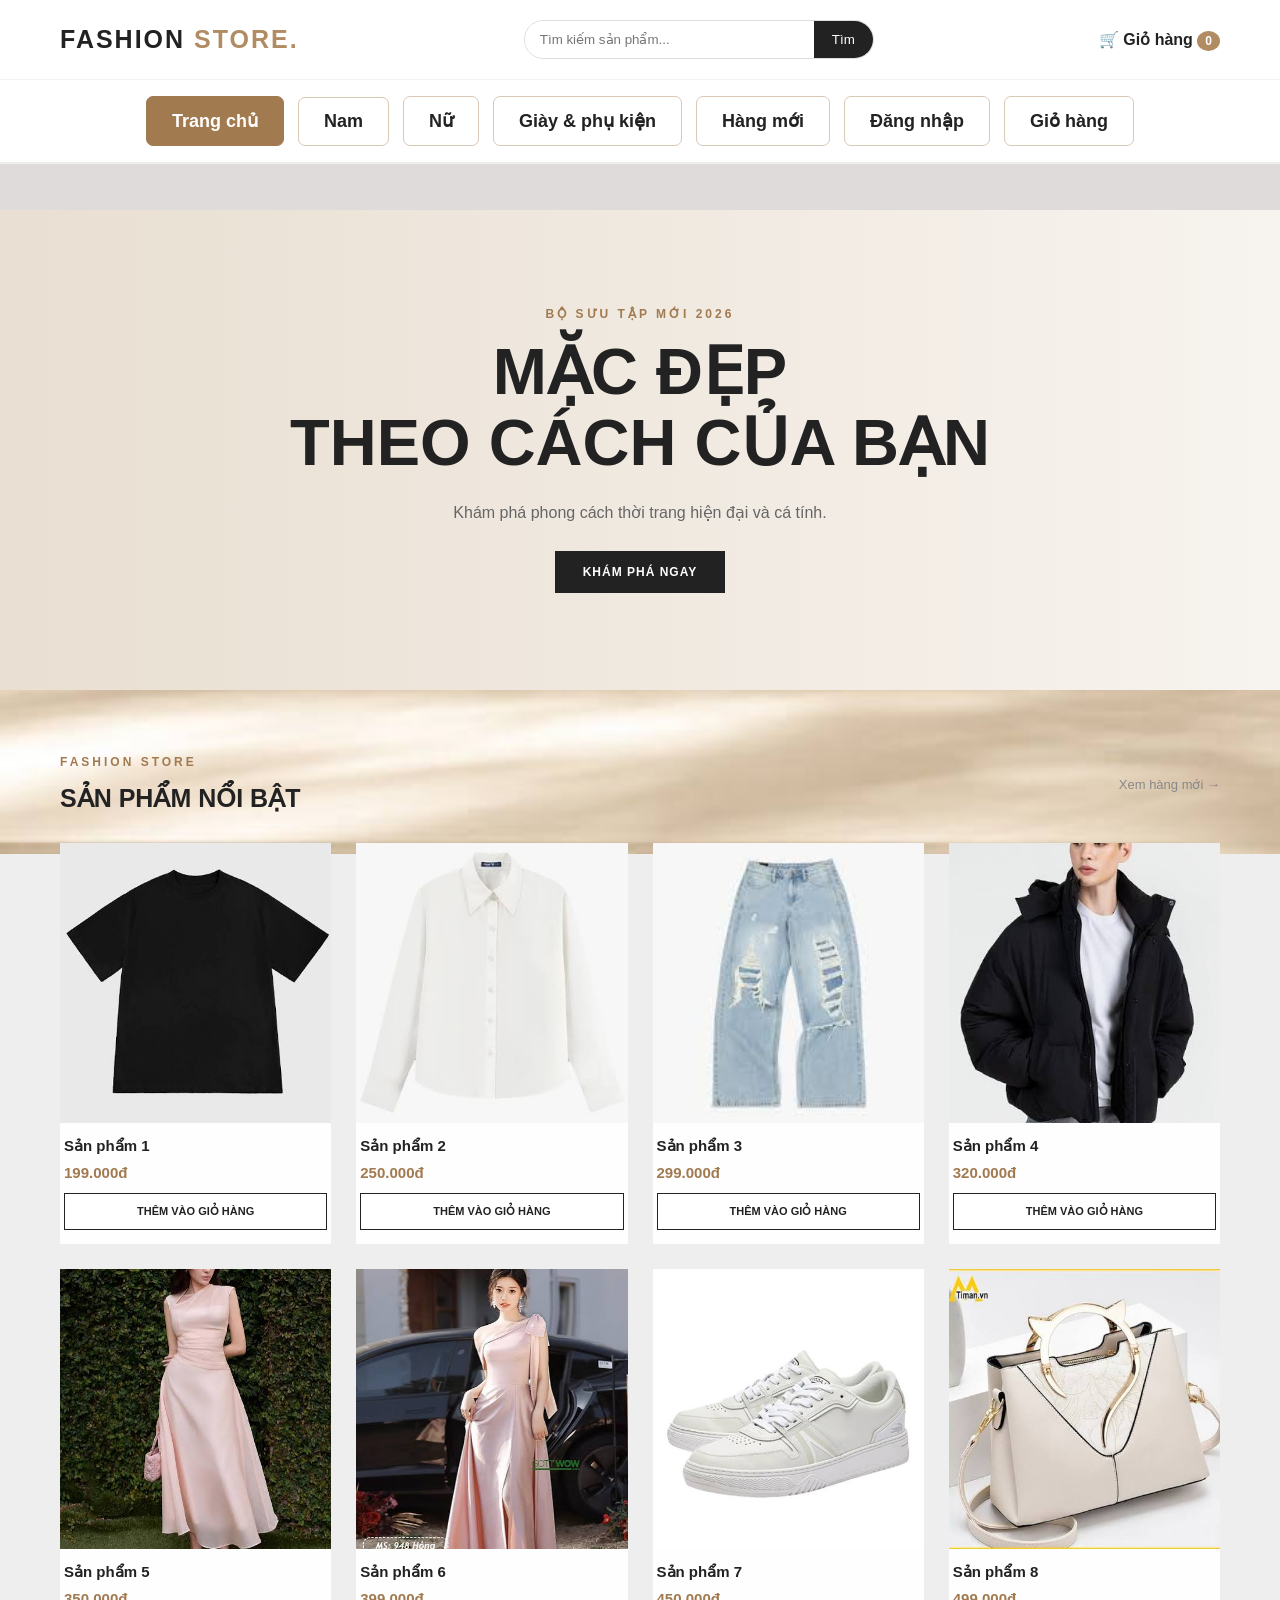
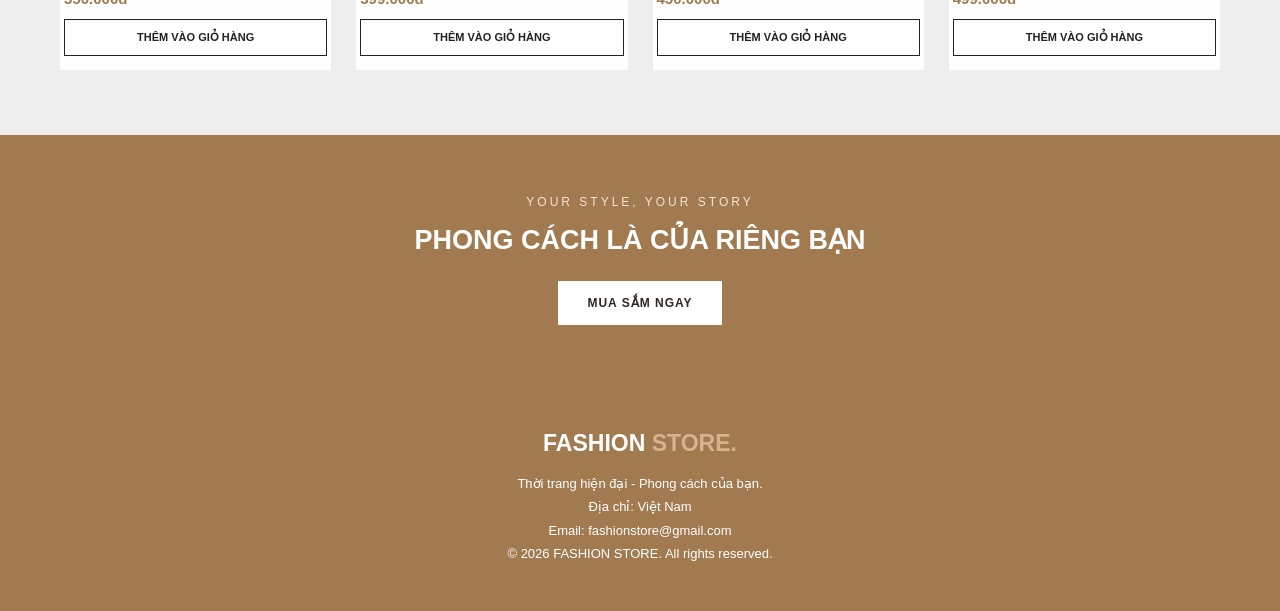
<file: index.html>
<!DOCTYPE html>
<html lang="vi">
<head>
    <meta charset="UTF-8">
    <meta name="viewport" content="width=device-width, initial-scale=1.0">
    <title>FASHION STORE - Trang chủ</title>
    <link rel="stylesheet" href="style.css">
</head>
<body data-page="home">
    <header id="header"></header>
<header id="header"></header>

<div class="running-text">
    <span>THỜI TRANG NÓI LÊN ĐẲNG CẤP CỦA BẠN ✨</span>
</div>
    <main>
        <section class="hero">
            <div class="hero-content">
                <p class="eyebrow">BỘ SƯU TẬP MỚI 2026</p>
                <h1>MẶC ĐẸP<br>THEO CÁCH CỦA BẠN</h1>
                <p>Khám phá phong cách thời trang hiện đại và cá tính.</p>
                <a href="hang-moi.html" class="btn">KHÁM PHÁ NGAY</a>
            </div>
        </section>

        <section class="section">
            <div class="section-heading">
                <div>
                    <p class="eyebrow">FASHION STORE</p>
                    <h2>SẢN PHẨM NỔI BẬT</h2>
                </div>
                <a href="hang-moi.html" class="view-all">Xem hàng mới →</a>
            </div>
           <div class="product-grid">

    <div class="product-card">
        <img src="trchu1.png" alt="Sản phẩm 1" class="product-image">
        <div class="product-info">
            <h3>Sản phẩm 1</h3>
            <p class="product-price">199.000đ</p>
            <button class="add-cart" onclick="addToCart('home1')">THÊM VÀO GIỎ HÀNG</button>
        </div>
    </div>

    <div class="product-card">
        <img src="trchu2.png" alt="Sản phẩm 2" class="product-image">
        <div class="product-info">
            <h3>Sản phẩm 2</h3>
            <p class="product-price">250.000đ</p>
            <button class="add-cart" onclick="addToCart('home2')">THÊM VÀO GIỎ HÀNG</button>
        </div>
    </div>

    <div class="product-card">
        <img src="trchu3.png" alt="Sản phẩm 3" class="product-image">
        <div class="product-info">
            <h3>Sản phẩm 3</h3>
            <p class="product-price">299.000đ</p>
            <button class="add-cart" onclick="addToCart('home3')">THÊM VÀO GIỎ HÀNG</button>
        </div>
    </div>

    <div class="product-card">
        <img src="trchu4.png" alt="Sản phẩm 4" class="product-image">
        <div class="product-info">
            <h3>Sản phẩm 4</h3>
            <p class="product-price">320.000đ</p>
            <button class="add-cart" onclick="addToCart('home4')">THÊM VÀO GIỎ HÀNG</button>
        </div>
    </div>

    <div class="product-card">
        <img src="trchu5.png" alt="Sản phẩm 5" class="product-image">
        <div class="product-info">
            <h3>Sản phẩm 5</h3>
            <p class="product-price">350.000đ</p>
            <button class="add-cart" onclick="addToCart('home5')">THÊM VÀO GIỎ HÀNG</button>
        </div>
    </div>

    <div class="product-card">
        <img src="trchu6.png" alt="Sản phẩm 6" class="product-image">
        <div class="product-info">
            <h3>Sản phẩm 6</h3>
            <p class="product-price">399.000đ</p>
            <button class="add-cart" onclick="addToCart('home6')">THÊM VÀO GIỎ HÀNG</button>
        </div>
    </div>

    <div class="product-card">
        <img src="trchu7.png" alt="Sản phẩm 7" class="product-image">
        <div class="product-info">
            <h3>Sản phẩm 7</h3>
            <p class="product-price">450.000đ</p>
            <button class="add-cart" onclick="addToCart('home7')">THÊM VÀO GIỎ HÀNG</button>
        </div>
    </div>

    <div class="product-card">
        <img src="trchu8.png" alt="Sản phẩm 8" class="product-image">
        <div class="product-info">
            <h3>Sản phẩm 8</h3>
            <p class="product-price">499.000đ</p>
            <button class="add-cart" onclick="addToCart('home8')">THÊM VÀO GIỎ HÀNG</button>
        </div>
    </div>

</div>
        </section>

        <section class="promo">
            <p>YOUR STYLE, YOUR STORY</p>
            <h2>PHONG CÁCH LÀ CỦA RIÊNG BẠN</h2>
            <a href="nam.html" class="btn btn-light">MUA SẮM NGAY</a>
        </section>
    </main>

    <footer id="footer"></footer>
    <script src="script.js"></script>
</body>
</html>
</file>
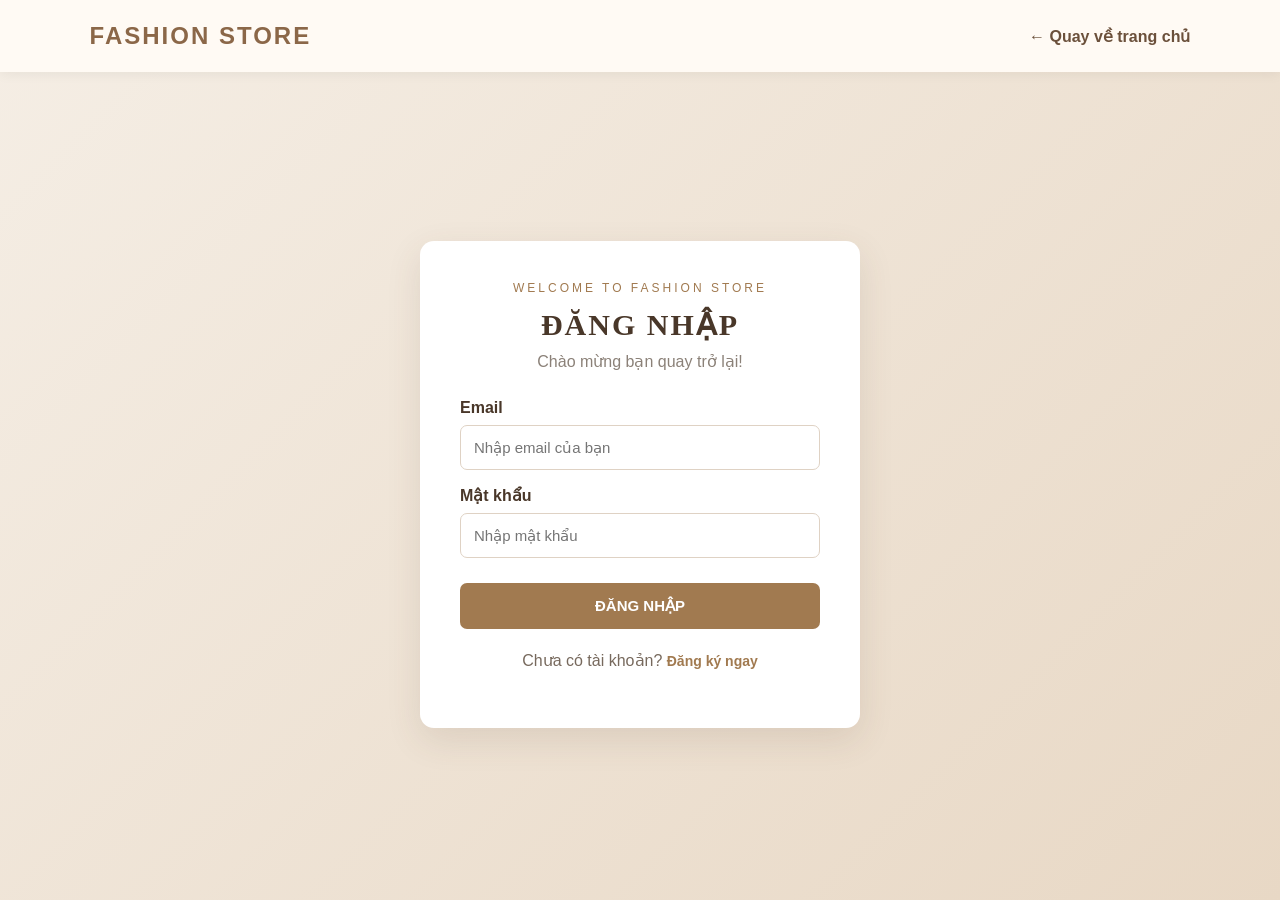
<file: dangnhap.html>
<!DOCTYPE html>
<html lang="vi">
<head>
    <meta charset="UTF-8">
    <meta name="viewport" content="width=device-width, initial-scale=1.0">
    <title>Đăng nhập - FASHION STORE</title>
    <link rel="stylesheet" href="dangnhap.css">
</head>
<body>

    <header class="login-header">
        <a href="index.html" class="logo">FASHION STORE</a>
        <a href="index.html" class="back-home">← Quay về trang chủ</a>
    </header>

    <main class="login-container">
        <section class="login-box">
            <p class="eyebrow">WELCOME TO FASHION STORE</p>
            <h1 id="form-title">ĐĂNG NHẬP</h1>
            <p class="description" id="form-description">
                Chào mừng bạn quay trở lại!
            </p>

            <form id="login-form">
                <label for="login-email">Email</label>
                <input type="email" id="login-email"
                       placeholder="Nhập email của bạn" required>

                <label for="login-password">Mật khẩu</label>
                <input type="password" id="login-password"
                       placeholder="Nhập mật khẩu" required>

                <button type="submit" class="submit-btn">ĐĂNG NHẬP</button>
            </form>

            <form id="register-form" class="hidden">
                <label for="register-name">Họ và tên</label>
                <input type="text" id="register-name"
                       placeholder="Nhập họ và tên" required>

                <label for="register-email">Email</label>
                <input type="email" id="register-email"
                       placeholder="Nhập email của bạn" required>

                <label for="register-password">Mật khẩu</label>
                <input type="password" id="register-password"
                       placeholder="Tạo mật khẩu" minlength="6" required>

                <label for="confirm-password">Nhập lại mật khẩu</label>
                <input type="password" id="confirm-password"
                       placeholder="Nhập lại mật khẩu" minlength="6" required>

                <button type="submit" class="submit-btn">TẠO TÀI KHOẢN</button>
            </form>

            <p class="switch-text" id="switch-text">
                Chưa có tài khoản?
                <button type="button" id="show-register">Đăng ký ngay</button>
            </p>

            <p id="message" aria-live="polite"></p>
        </section>
    </main>

    <script src="dangnhap.js"></script>
</body>
</html>
</file>
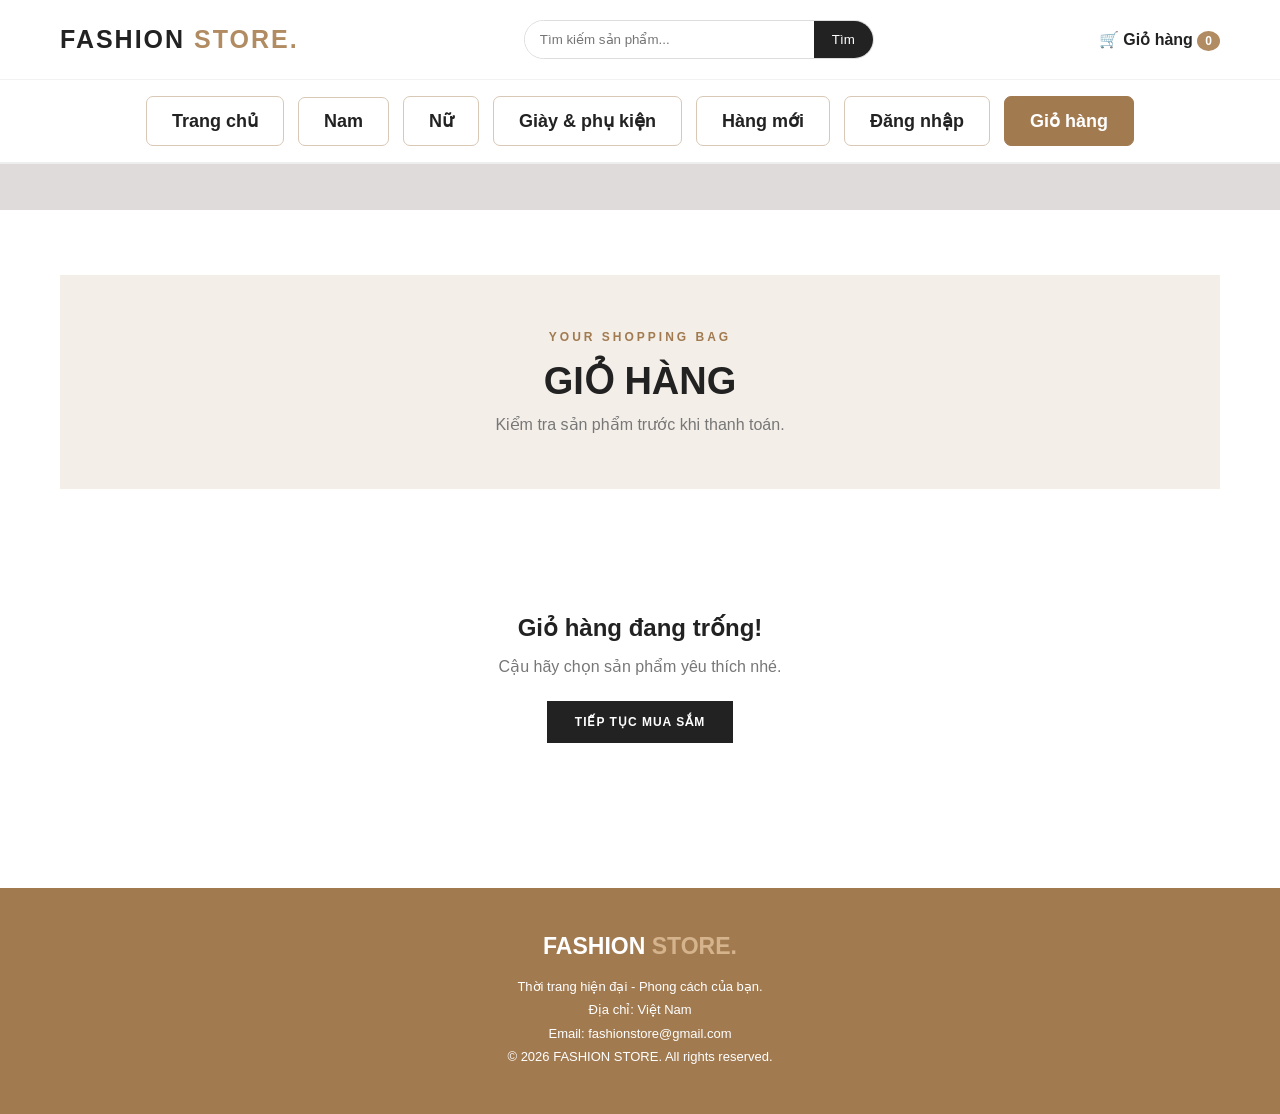
<file: gio-hang.html>
<!DOCTYPE html>
<html lang="vi">
<head>
    <meta charset="UTF-8">
    <meta name="viewport" content="width=device-width, initial-scale=1.0">
    <title>Giỏ hàng - FASHION STORE</title>
    <link rel="stylesheet" href="style.css">
</head>
<body data-page="cart">
    <header id="header"></header>
<header id="header"></header>

<div class="running-text">
    <span>THỜI TRANG NÓI LÊN ĐẲNG CẤP CỦA BẠN ✨</span>
</div>
    <main class="section">
        <div class="page-banner">
            <p class="eyebrow">YOUR SHOPPING BAG</p>
            <h1>GIỎ HÀNG</h1>
            <p>Kiểm tra sản phẩm trước khi thanh toán.</p>
        </div>

        <div id="cart-content"></div>
    </main>

    <footer id="footer"></footer>
    <script src="script.js"></script>
</body>
</html>
</file>
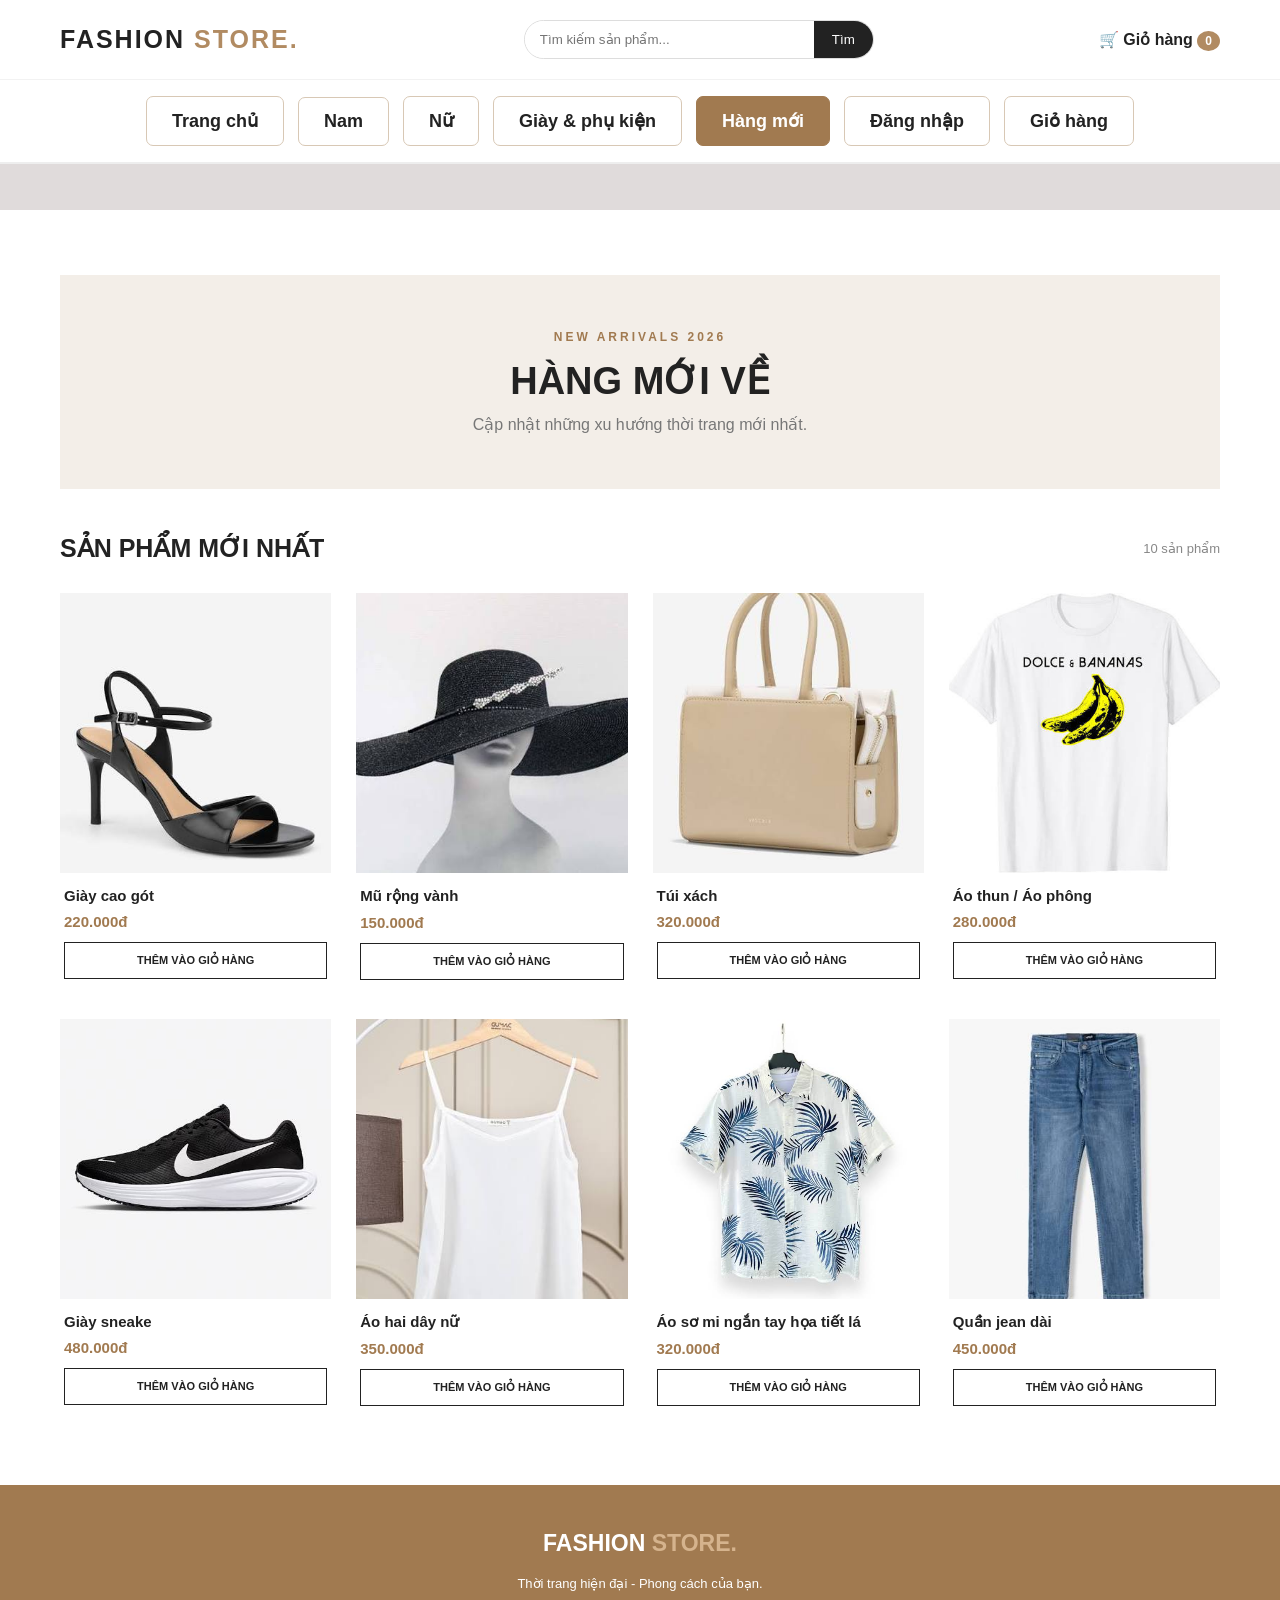
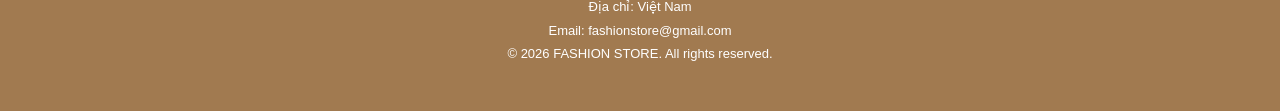
<file: hang-moi.html>
<!DOCTYPE html>
<html lang="vi">
<head>
    <meta charset="UTF-8">
    <meta name="viewport" content="width=device-width, initial-scale=1.0">
    <title>Hàng mới - FASHION STORE</title>
    <link rel="stylesheet" href="style.css">
</head>
<body data-page="moi">
    <header id="header"></header>
<header id="header"></header>

<div class="running-text">
    <span>THỜI TRANG NÓI LÊN ĐẲNG CẤP CỦA BẠN ✨</span>
</div>

    <main class="section">
        <div class="page-banner">
            <p class="eyebrow">NEW ARRIVALS 2026</p>
            <h1>HÀNG MỚI VỀ</h1>
            <p>Cập nhật những xu hướng thời trang mới nhất.</p>
        </div>

        <div class="section-heading">
            <h2>SẢN PHẨM MỚI NHẤT</h2>
            <span>10 sản phẩm</span>
        </div>
        
<div class="product-grid">

    <div class="product-card">
        <img src="hangmoi1.png" alt="Giày cao gót" class="product-image">
        <div class="product-info">
            <h3>Giày cao gót</h3>
            <p class="product-price">220.000đ</p>
            <button class="add-cart" onclick="addToCart('moi1')">THÊM VÀO GIỎ HÀNG</button>
        </div>
    </div>

    <div class="product-card">
        <img src="hangmoi2.png" alt="Mũ rộng vành" class="product-image">
        <div class="product-info">
            <h3>Mũ rộng vành</h3>
            <p class="product-price">150.000đ</p>
            <button class="add-cart" onclick="addToCart('moi2')">THÊM VÀO GIỎ HÀNG</button>
        </div>
    </div>

    <div class="product-card">
        <img src="hangmoi3.png" alt="Túi xách" class="product-image">
        <div class="product-info">
            <h3>Túi xách</h3>
            <p class="product-price">320.000đ</p>
            <button class="add-cart" onclick="addToCart('moi3')">THÊM VÀO GIỎ HÀNG</button>
        </div>
    </div>

    <div class="product-card">
        <img src="hangmoi4.png" alt="Áo thun / Áo phông" class="product-image">
        <div class="product-info">
            <h3>Áo thun / Áo phông</h3>
            <p class="product-price">280.000đ</p>
            <button class="add-cart" onclick="addToCart('moi4')">THÊM VÀO GIỎ HÀNG</button>
        </div>
    </div>

    <div class="product-card">
        <img src="hangmoi5.png" alt="Giày sneake" class="product-image">
        <div class="product-info">
            <h3>Giày sneake</h3>
            <p class="product-price">480.000đ</p>
            <button class="add-cart" onclick="addToCart('moi5')">THÊM VÀO GIỎ HÀNG</button>
        </div>
    </div>

    <div class="product-card">
        <img src="hangmoi6.png" alt="Áo hai dây nữ" class="product-image">
        <div class="product-info">
            <h3>Áo hai dây nữ</h3>
            <p class="product-price">350.000đ</p>
            <button class="add-cart" onclick="addToCart('moi6')">THÊM VÀO GIỎ HÀNG</button>
        </div>
    </div>

    <div class="product-card">
        <img src="hangmoi7.png" alt="Áo sơ mi ngắn tay họa tiết lá" class="product-image">
        <div class="product-info">
            <h3>Áo sơ mi ngắn tay họa tiết lá</h3>
            <p class="product-price">320.000đ</p>
            <button class="add-cart" onclick="addToCart('moi7')">THÊM VÀO GIỎ HÀNG</button>
        </div>
    </div>

    <div class="product-card">
        <img src="hangmoi8.png" alt="Quần jean dài" class="product-image">
        <div class="product-info">
            <h3>Quần jean dài</h3>
            <p class="product-price">450.000đ</p>
            <button class="add-cart" onclick="addToCart('moi8')">THÊM VÀO GIỎ HÀNG</button>
        </div>
    </div>

</div>

    </main>

    <footer id="footer"></footer>
    <script src="script.js"></script>
</body>
</html>
</file>
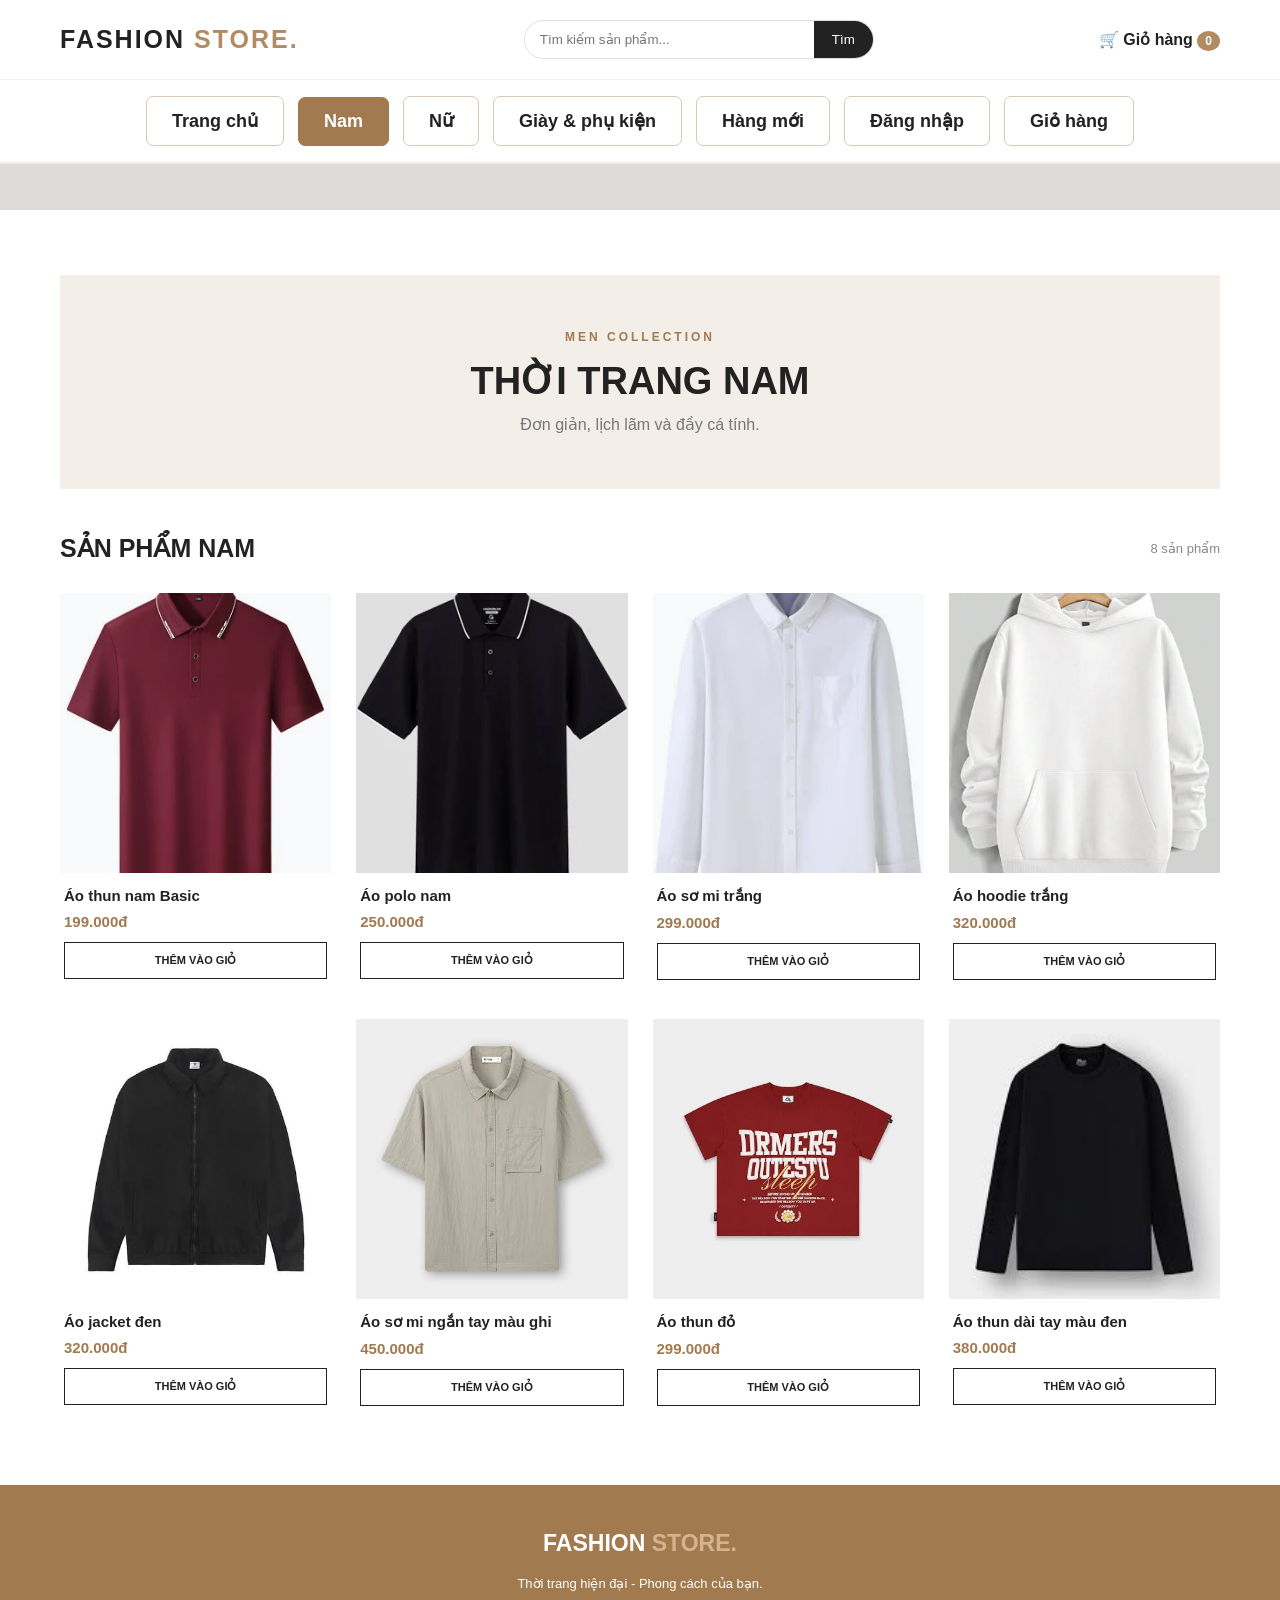
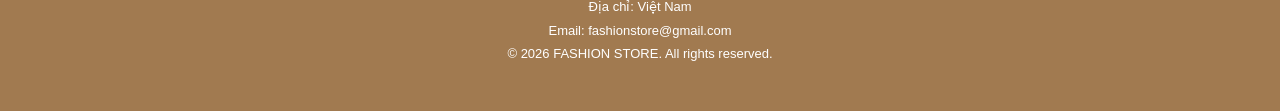
<file: nam.html>
<!DOCTYPE html>
<html lang="vi">
<head>
    <meta charset="UTF-8">
    <meta name="viewport" content="width=device-width, initial-scale=1.0">
    <title>Thời trang nam - FASHION STORE</title>
    <link rel="stylesheet" href="style.css">
</head>
<body data-page="nam">
    <header id="header"></header>
   <header id="header"></header>
<div class="running-text">
    <span>THỜI TRANG NÓI LÊN ĐẲNG CẤP CỦA BẠN ✨</span>
</div>

    <main class="section">
        <div class="page-banner">
            <p class="eyebrow">MEN COLLECTION</p>
            <h1>THỜI TRANG NAM</h1>
            <p>Đơn giản, lịch lãm và đầy cá tính.</p>
        </div>

        <div class="section-heading">
            <h2>SẢN PHẨM NAM</h2>
            <span>8 sản phẩm</span>
        </div>
        <div class="product-grid">

    <div class="product-card">
        <img src="nam1.png" alt="Áo thun nam" class="product-image">
        <div class="product-info">
            <h3>Áo thun nam Basic</h3>
            <p class="product-price">199.000đ</p>
            <button class="add-cart" onclick="addToCart('nam1')">THÊM VÀO GIỎ</button>
        </div>
    </div>

    <div class="product-card">
        <img src="nam2.png" alt="Áo polo nam" class="product-image">
        <div class="product-info">
            <h3>Áo polo nam</h3>
            <p class="product-price">250.000đ</p>
            <button class="add-cart" onclick="addToCart('nam2')">THÊM VÀO GIỎ</button>
        </div>
    </div>

    <div class="product-card">
        <img src="nam3.png" alt="Áo sơ mi trắng" class="product-image">
        <div class="product-info">
            <h3>Áo sơ mi trắng</h3>
            <p class="product-price">299.000đ</p>
            <button class="add-cart" onclick="addToCart('nam3')">THÊM VÀO GIỎ</button>
        </div>

    </div>
    <div class="product-card">
        <img src="nam4.png" alt="Áo hoodie trắng" class="product-image">
        <div class="product-info">
            <h3>Áo hoodie trắng</h3>
            <p class="product-price">320.000đ</p>
            <button class="add-cart" onclick="addToCart('nam4')">THÊM VÀO GIỎ</button>
        </div>
    </div>


    <div class="product-card">
        <img src="nam5.png" alt="Áo jacket đen" class="product-image">
        <div class="product-info">
            <h3>Áo jacket đen</h3>
            <p class="product-price">320.000đ</p>
            <button class="add-cart" onclick="addToCart('nam4')">THÊM VÀO GIỎ</button>
        </div>
    </div>

    <div class="product-card">
        <img src="nam6.png" alt="Áo sơ mi ngắn tay màu ghi" class="product-image">
        <div class="product-info">
            <h3>Áo sơ mi ngắn tay màu ghi</h3>
            <p class="product-price">450.000đ</p>
            <button class="add-cart" onclick="addToCart('nam5')">THÊM VÀO GIỎ</button>
        </div>
    </div>

    <div class="product-card">
        <img src="nam7.png" alt="Áo thun đỏ" class="product-image">
        <div class="product-info">
            <h3>Áo thun đỏ</h3>
            <p class="product-price">299.000đ</p>
            <button class="add-cart" onclick="addToCart('nam6')">THÊM VÀO GIỎ</button>
        </div>
    </div>

    <div class="product-card">
        <img src="nam8.png" alt="Áo thun dài tay màu đen" class="product-image">
        <div class="product-info">
            <h3>Áo thun dài tay màu đen</h3>
            <p class="product-price">380.000đ</p>
            <button class="add-cart" onclick="addToCart('nam7')">THÊM VÀO GIỎ</button>
        </div>
    </div>



</div>
    </main>

    <footer id="footer"></footer>
    <script src="script.js"></script>
</body>
</html>
</file>
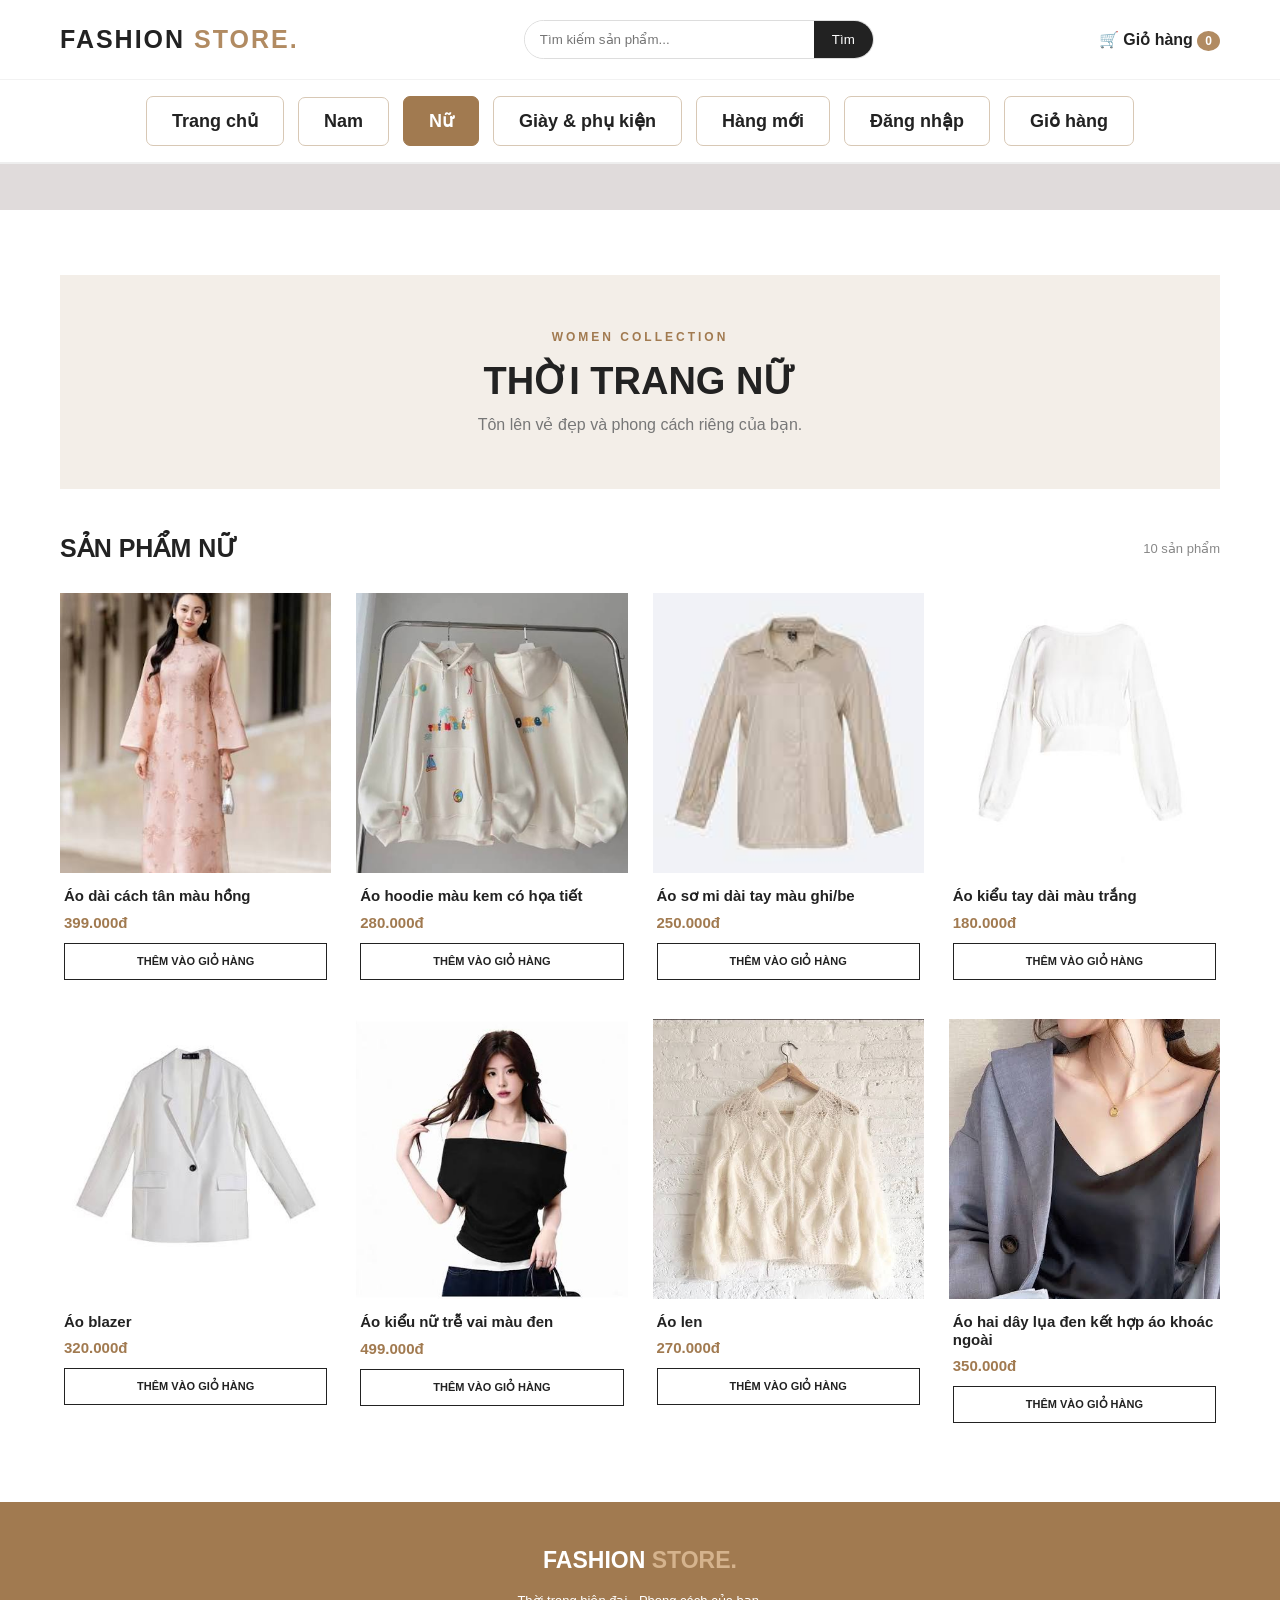
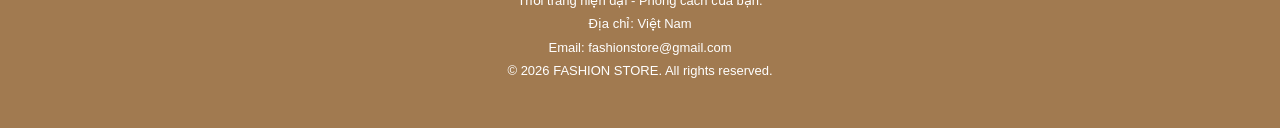
<file: nu.html>
<!DOCTYPE html>
<html lang="vi">
<head>
    <meta charset="UTF-8">
    <meta name="viewport" content="width=device-width, initial-scale=1.0">
    <title>Thời trang nữ - FASHION STORE</title>
    <link rel="stylesheet" href="style.css">
</head>
<body data-page="nu">
    <header id="header"></header>
<header id="header"></header>

<div class="running-text">
    <span>THỜI TRANG NÓI LÊN ĐẲNG CẤP CỦA BẠN ✨</span>
</div>
    <main class="section">
        <div class="page-banner">
            <p class="eyebrow">WOMEN COLLECTION</p>
            <h1>THỜI TRANG NỮ</h1>
            <p>Tôn lên vẻ đẹp và phong cách riêng của bạn.</p>
        </div>

        <div class="section-heading">
            <h2>SẢN PHẨM NỮ</h2>
            <span>10 sản phẩm</span>
        </div>
        
<div class="product-grid">

    <div class="product-card">
        <img src="nu1.png" alt="Áo dài cách tân màu hồng" class="product-image">
        <div class="product-info">
            <h3>Áo dài cách tân màu hồng</h3>
            <p class="product-price">399.000đ</p>
            <button class="add-cart" onclick="addToCart('nu1')">THÊM VÀO GIỎ HÀNG</button>
        </div>
    </div>

    <div class="product-card">
        <img src="nu2.png" alt="Áo hoodie màu kem có họa tiết" class="product-image">
        <div class="product-info">
            <h3>Áo hoodie màu kem có họa tiết</h3>
            <p class="product-price">280.000đ</p>
            <button class="add-cart" onclick="addToCart('nu2')">THÊM VÀO GIỎ HÀNG</button>
        </div>
    </div>

    <div class="product-card">
        <img src="nu3.png" alt="Áo sơ mi dài tay màu ghi/be" class="product-image">
        <div class="product-info">
            <h3>Áo sơ mi dài tay màu ghi/be</h3>
            <p class="product-price">250.000đ</p>
            <button class="add-cart" onclick="addToCart('nu3')">THÊM VÀO GIỎ HÀNG</button>
        </div>
    </div>

    <div class="product-card">
        <img src="nu4.png" alt="Áo kiểu tay dài màu trắng" class="product-image">
        <div class="product-info">
            <h3>Áo kiểu tay dài màu trắng</h3>
            <p class="product-price">180.000đ</p>
            <button class="add-cart" onclick="addToCart('nu4')">THÊM VÀO GIỎ HÀNG</button>
        </div>
    </div>

    <div class="product-card">
        <img src="nu5.png" alt="Áo blazer" class="product-image">
        <div class="product-info">
            <h3>Áo blazer</h3>
            <p class="product-price">320.000đ</p>
            <button class="add-cart" onclick="addToCart('nu5')">THÊM VÀO GIỎ HÀNG</button>
        </div>
    </div>

    <div class="product-card">
        <img src="nu6.png" alt="Áo kiểu nữ trễ vai màu đen" class="product-image">
        <div class="product-info">
            <h3>Áo kiểu nữ trễ vai màu đen</h3>
            <p class="product-price">499.000đ</p>
            <button class="add-cart" onclick="addToCart('nu6')">THÊM VÀO GIỎ HÀNG</button>
        </div>
    </div>

    <div class="product-card">
        <img src="nu7.png" alt="Áo len" class="product-image">
        <div class="product-info">
            <h3>Áo len</h3>
            <p class="product-price">270.000đ</p>
            <button class="add-cart" onclick="addToCart('nu7')">THÊM VÀO GIỎ HÀNG</button>
        </div>
    </div>

    <div class="product-card">
        <img src="nu8.png" alt="Áo hai dây lụa đen kết hợp áo khoác ngoài" class="product-image">
        <div class="product-info">
            <h3>Áo hai dây lụa đen kết hợp áo khoác ngoài</h3>
            <p class="product-price">350.000đ</p>
            <button class="add-cart" onclick="addToCart('nu8')">THÊM VÀO GIỎ HÀNG</button>
        </div>
    </div>

</div>

    </main>

    <footer id="footer"></footer>
    <script src="script.js"></script>
</body>
</html>
</file>
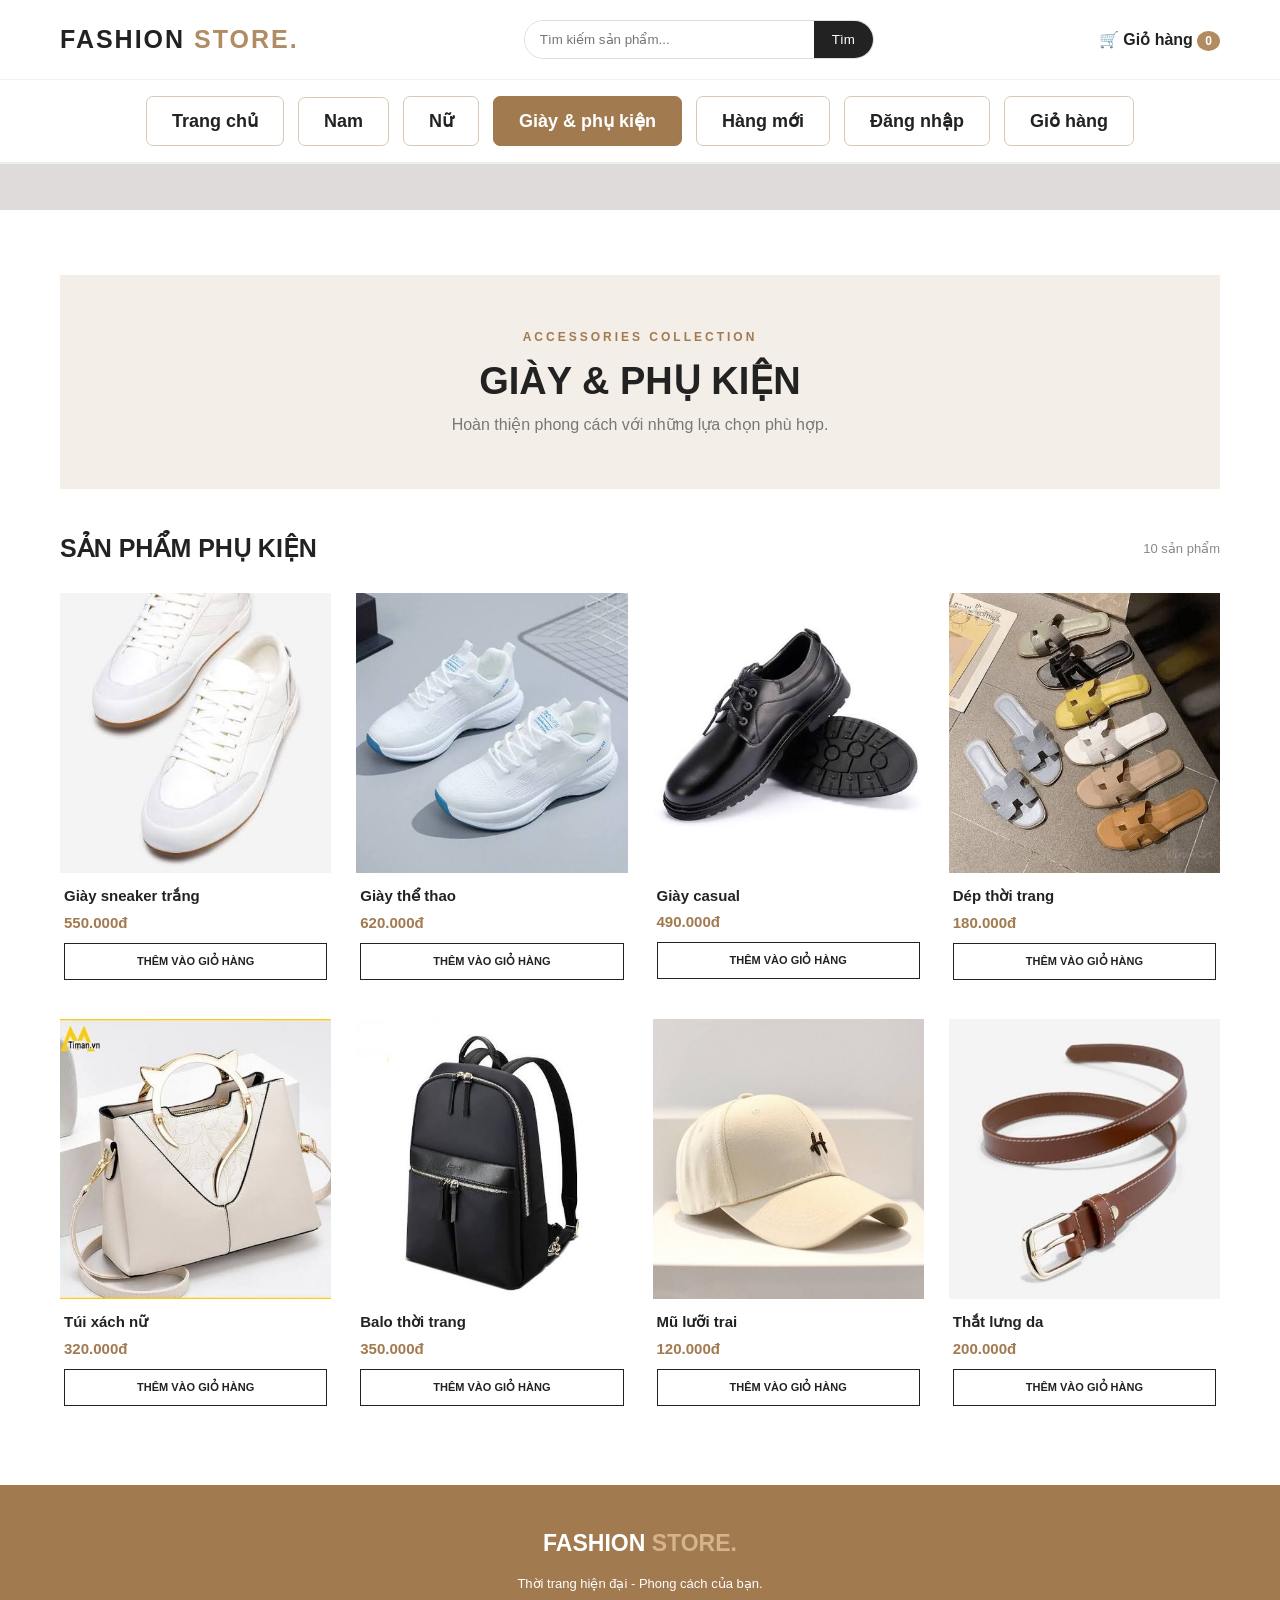
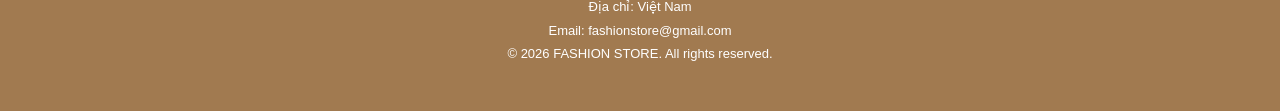
<file: phukien.html>
<!DOCTYPE html>
<html lang="vi">
<head>
    <meta charset="UTF-8">
    <meta name="viewport" content="width=device-width, initial-scale=1.0">
    <title>Giày và phụ kiện - FASHION STORE</title>
    <link rel="stylesheet" href="style.css">
</head>
<body data-page="phukien">
    <header id="header"></header>
<header id="header"></header>
<div class="running-text">
    <span>THỜI TRANG NÓI LÊN ĐẲNG CẤP CỦA BẠN ✨</span>
</div>
    <main class="section">
        <div class="page-banner">
            <p class="eyebrow">ACCESSORIES COLLECTION</p>
            <h1>GIÀY & PHỤ KIỆN</h1>
            <p>Hoàn thiện phong cách với những lựa chọn phù hợp.</p>
        </div>

        <div class="section-heading">
            <h2>SẢN PHẨM PHỤ KIỆN</h2>
            <span>10 sản phẩm</span>
        </div>
        
<div class="product-grid">

    <div class="product-card">
        <img src="phukien1.png" alt="Giày sneaker trắng" class="product-image">
        <div class="product-info">
            <h3>Giày sneaker trắng</h3>
            <p class="product-price">550.000đ</p>
            <button class="add-cart" onclick="addToCart('phukien1')">THÊM VÀO GIỎ HÀNG</button>
        </div>
    </div>

    <div class="product-card">
        <img src="phukien2.png" alt="Giày thể thao" class="product-image">
        <div class="product-info">
            <h3>Giày thể thao</h3>
            <p class="product-price">620.000đ</p>
            <button class="add-cart" onclick="addToCart('phukien2')">THÊM VÀO GIỎ HÀNG</button>
        </div>
    </div>

    <div class="product-card">
        <img src="phukien3.png" alt="Giày casual" class="product-image">
        <div class="product-info">
            <h3>Giày casual</h3>
            <p class="product-price">490.000đ</p>
            <button class="add-cart" onclick="addToCart('phukien3')">THÊM VÀO GIỎ HÀNG</button>
        </div>
    </div>

    <div class="product-card">
        <img src="phukien4.png" alt="Dép thời trang" class="product-image">
        <div class="product-info">
            <h3>Dép thời trang</h3>
            <p class="product-price">180.000đ</p>
            <button class="add-cart" onclick="addToCart('phukien4')">THÊM VÀO GIỎ HÀNG</button>
        </div>
    </div>

    <div class="product-card">
        <img src="phukien5.png" alt="Túi xách nữ" class="product-image">
        <div class="product-info">
            <h3>Túi xách nữ</h3>
            <p class="product-price">320.000đ</p>
            <button class="add-cart" onclick="addToCart('phukien5')">THÊM VÀO GIỎ HÀNG</button>
        </div>
    </div>

    <div class="product-card">
        <img src="phukien6.png" alt="Balo thời trang" class="product-image">
        <div class="product-info">
            <h3>Balo thời trang</h3>
            <p class="product-price">350.000đ</p>
            <button class="add-cart" onclick="addToCart('phukien6')">THÊM VÀO GIỎ HÀNG</button>
        </div>
    </div>

    <div class="product-card">
        <img src="phukien7.png" alt="Mũ lưỡi trai" class="product-image">
        <div class="product-info">
            <h3>Mũ lưỡi trai</h3>
            <p class="product-price">120.000đ</p>
            <button class="add-cart" onclick="addToCart('phukien7')">THÊM VÀO GIỎ HÀNG</button>
        </div>
    </div>

    <div class="product-card">
        <img src="phukien8.png" alt="Thắt lưng da" class="product-image">
        <div class="product-info">
            <h3>Thắt lưng da</h3>
            <p class="product-price">200.000đ</p>
            <button class="add-cart" onclick="addToCart('phukien8')">THÊM VÀO GIỎ HÀNG</button>
        </div>
    </div>

</div>

    </main>

    <footer id="footer"></footer>
    <script src="script.js"></script>
</body>
</html>
</file>
<file: style.css>
* {
    margin: 0;
    padding: 0;
    box-sizing: border-box;
}

body {
    font-family: Arial, Helvetica, sans-serif;
    background: #ffffff;
    color: #222222;
}

a {
    text-decoration: none;
    color: inherit;
}

button {
    cursor: pointer;
    font-family: inherit;
}

#header {
    width: 100%;
    background: #ffffff;
    position: sticky;
    top: 0;
    z-index: 100;
    border-bottom: 1px solid #eeeeee;
}

.header-top {
    max-width: 1200px;
    margin: auto;
    padding: 20px;
    display: flex;
    justify-content: space-between;
    align-items: center;
    gap: 25px;
}

.logo {
    font-size: 25px;
    font-weight: 800;
    letter-spacing: 2px;
    white-space: nowrap;
}

.logo span {
    color: #b18b62;
}

.search-box {
    display: flex;
    border: 1px solid #dddddd;
    border-radius: 30px;
    overflow: hidden;
    max-width: 350px;
    width: 100%;
}

.search-box input {
    border: none;
    outline: none;
    padding: 11px 15px;
    width: 100%;
}

.search-box button {
    border: none;
    background: #222222;
    color: white;
    padding: 0 18px;
}

.cart-link {
    font-weight: bold;
    white-space: nowrap;
}

.cart-count {
    background: #b18b62;
    color: white;
    padding: 3px 8px;
    border-radius: 50%;
    font-size: 12px;
}

.navbar {
    display: flex;
    justify-content: center;
    gap: 38px;
    padding: 15px;
    border-top: 1px solid #f2f2f2;
}

.navbar a {
    font-size: 13px;
    font-weight: bold;
    transition: 0.3s;
}

.navbar a:hover,
.navbar a.active {
    color: #b18b62;
}

.hero {
    min-height: 480px;
    display: flex;
    align-items: center;
    padding: 50px max(calc((100% - 1200px) / 2), 30px);
    background: linear-gradient(90deg, #e9dfd2, #f7f3ee);
}

.hero-content {
    max-width: 100%;
    width: 100%;
    text-align: center;
    display: flex;
    flex-direction: column;
    align-items: center;
}
.eyebrow {
    color: #a17a50;
    font-size: 12px;
    font-weight: bold;
    letter-spacing: 3px;
    margin-bottom: 15px;
}

.hero h1 {
    font-size: clamp(38px, 6vw, 65px);
    line-height: 1.1;
    margin-bottom: 20px;
}

.hero-content > p:not(.eyebrow) {
    color: #666666;
    line-height: 1.7;
    margin-bottom: 25px;
}

.btn {
    display: inline-block;
    padding: 14px 28px;
    background: #222222;
    color: white;
    border: none;
    font-size: 12px;
    font-weight: bold;
    letter-spacing: 1px;
    transition: 0.3s;
}

.btn:hover {
    background: #a17a50;
}

.section {
    max-width: 1200px;
    margin: auto;
    padding: 65px 20px;
}

.section-heading {
    display: flex;
    justify-content: space-between;
    align-items: center;
    margin-bottom: 30px;
    gap: 15px;
}

.section-heading h2 {
    font-size: 25px;
}

.section-heading span,
.view-all {
    color: #888888;
    font-size: 13px;
}

.view-all:hover {
    color: #a17a50;
}

.product-grid {
    display: grid;
    grid-template-columns: repeat(4, 1fr);
    gap: 25px 18px;
}

.product-card {
    background: white;
    overflow: hidden;
    transition: 0.3s;
}

.product-card:hover {
    transform: translateY(-5px);
}

.product-image {
    width: 100%;
    aspect-ratio: 3 / 4;
    object-fit: cover;
    background: #f4f1ed;
    display: block;
}

.product-info {
    padding: 14px 4px;
}

.product-info h3 {
    font-size: 15px;
    margin-bottom: 9px;
    font-weight: 600;
}

.product-price {
    color: #a17a50;
    font-size: 15px;
    font-weight: bold;
    margin-bottom: 12px;
}

.add-cart {
    border: 1px solid #222222;
    background: white;
    color: #222222;
    width: 100%;
    padding: 11px;
    font-size: 11px;
    font-weight: bold;
    transition: 0.3s;
}

.add-cart:hover {
    background: #222222;
    color: white;
}

.page-banner {
    background: #f3eee8;
    padding: 55px 25px;
    text-align: center;
    margin-bottom: 45px;
}

.page-banner h1 {
    font-size: 38px;
    margin-bottom: 12px;
}

.page-banner p:last-child {
    color: #777777;
}

.promo {
    background: #26231f;
    color: white;
    text-align: center;
    padding: 65px 20px;
}

.promo p {
    color: #d5b38d;
    letter-spacing: 3px;
    font-size: 12px;
    margin-bottom: 15px;
}

.promo h2 {
    margin-bottom: 25px;
    font-size: 27px;
}

.btn-light {
    background: white;
    color: #222222;
}

#footer {
    background: #222222;
    color: white;
    padding: 45px 20px;
    text-align: center;
}

.footer-logo {
    font-size: 23px;
    font-weight: bold;
    margin-bottom: 15px;
}

.footer-logo span {
    color: #d5b38d;
}

#footer p {
    color: #bbbbbb;
    font-size: 13px;
    line-height: 1.8;
}

.cart-table {
    width: 100%;
    border-collapse: collapse;
    margin-bottom: 25px;
}

.cart-table th,
.cart-table td {
    border-bottom: 1px solid #eeeeee;
    padding: 15px 10px;
    text-align: center;
}

.cart-table th {
    background: #f6f2ed;
    font-size: 13px;
}

.cart-product {
    display: flex;
    align-items: center;
    gap: 12px;
    text-align: left;
}

.cart-product img {
    width: 65px;
    height: 80px;
    object-fit: cover;
    background: #f4f1ed;
}

.quantity-control {
    display: flex;
    align-items: center;
    justify-content: center;
    gap: 10px;
}

.quantity-control button {
    width: 27px;
    height: 27px;
    border: 1px solid #dddddd;
    background: white;
}

.remove-btn {
    color: #c0392b;
    border: none;
    background: none;
}

.cart-summary {
    max-width: 400px;
    margin-left: auto;
    padding: 25px;
    background: #f6f2ed;
}

.cart-summary h3 {
    margin-bottom: 18px;
}

.cart-total {
    display: flex;
    justify-content: space-between;
    margin-bottom: 20px;
    font-weight: bold;
    font-size: 18px;
}

.checkout-btn {
    width: 100%;
    padding: 15px;
    border: none;
    background: #222222;
    color: white;
    font-weight: bold;
}

.empty-cart {
    text-align: center;
    padding: 60px 15px;
    color: #777777;
}

.empty-cart h2 {
    color: #222222;
    margin-bottom: 15px;
}

@media (max-width: 900px) {
    .product-grid {
        grid-template-columns: repeat(3, 1fr);
    }

    .header-top {
        flex-wrap: wrap;
    }

    .search-box {
        order: 3;
        max-width: 100%;
    }
}

@media (max-width: 600px) {
    .product-grid {
        grid-template-columns: repeat(2, 1fr);
        gap: 18px 12px;
    }

    .navbar {
        gap: 15px;
        flex-wrap: wrap;
    }

    .navbar a {
        font-size: 11px;
    }

    .hero {
        min-height: 370px;
    }

    .section {
        padding: 40px 12px;
    }

    .page-banner h1 {
        font-size: 28px;
    }

    .section-heading h2 {
        font-size: 19px;
    }

    .cart-table th,
    .cart-table td {
        padding: 9px 5px;
            }
}
/* Chỉnh kích thước ảnh sản phẩm */
.product-grid {
    display: grid;
    grid-template-columns: repeat(4, 1fr);
    gap: 25px;
}

.product-card {
    width: 100%;
    overflow: hidden;
}

.product-image {
    width: 100%;
    height: 280px;
    object-fit: cover;
    display: block;
}
body[data-page="home"] {
    background-image: url("trangchu.png");
    background-size: 100% auto;
    background-position: center top;
    background-repeat: no-repeat;
    background-attachment: fixed;
    background-color: #eeeeee;
}
body[data-page="home"] .product-card {
    background: rgba(255, 255, 255, 0.96);
}

/* ===== GIAO DIỆN GIỎ HÀNG ===== */

.cart-layout {
    display: grid;
    grid-template-columns: 1.6fr 1fr;
    gap: 35px;
    margin: 50px auto;
    align-items: start;
}

.cart-products,
.cart-checkout {
    background: #fff;
    padding: 28px;
    border: 1px solid #eee;
}

.cart-products h2,
.cart-checkout h2 {
    font-size: 21px;
    margin-bottom: 25px;
}

.cart-item {
    display: flex;
    align-items: center;
    gap: 20px;
    padding: 20px 0;
    border-bottom: 1px solid #eee;
}

.cart-item img {
    width: 110px;
    height: 135px;
    object-fit: cover;
}

.cart-item-info {
    flex: 1;
}

.cart-item-info h3 {
    font-size: 17px;
    margin-bottom: 10px;
}

.cart-item-price {
    color: #a17a50;
    font-weight: bold;
    margin-bottom: 15px;
}

.quantity-control {
    display: flex;
    align-items: center;
    gap: 15px;
}

.quantity-control button {
    width: 30px;
    height: 30px;
    border: 1px solid #ddd;
    background: white;
    cursor: pointer;
    font-size: 18px;
}

.cart-item-right {
    text-align: right;
}

.cart-item-right strong {
    display: block;
    margin-bottom: 15px;
}

.remove-btn {
    border: none;
    background: none;
    color: #b33;
    cursor: pointer;
}

.continue-shopping {
    display: inline-block;
    margin-top: 25px;
    color: #333;
    text-decoration: none;
}

.cart-total {
    display: flex;
    justify-content: space-between;
    padding: 15px 0;
    border-bottom: 1px solid #eee;
}

.final-total {
    font-size: 19px;
    color: #a17a50;
    margin-bottom: 25px;
}

.checkout-form h3 {
    margin-bottom: 20px;
}

.checkout-form label {
    display: block;
    margin: 15px 0 8px;
    font-weight: 600;
}

.checkout-form input,
.checkout-form textarea,
.checkout-form select {
    width: 100%;
    padding: 13px;
    border: 1px solid #ddd;
    font-size: 15px;
    font-family: inherit;
    box-sizing: border-box;
}

.checkout-form textarea {
    min-height: 90px;
    resize: vertical;
}

.checkout-btn {
    width: 100%;
    padding: 16px;
    margin-top: 25px;
    border: none;
    background: #222;
    color: white;
    font-weight: bold;
    cursor: pointer;
    transition: 0.3s;
}

.checkout-btn:hover {
    background: #a17a50;
}

.empty-cart {
    text-align: center;
    padding: 80px 20px;
}

.empty-cart h2 {
    margin-bottom: 15px;
}

.empty-cart .btn {
    display: inline-block;
    margin-top: 25px;
}

@media (max-width: 800px) {
    .cart-layout {
        grid-template-columns: 1fr;
    }

    .cart-item {
        flex-wrap: wrap;
    }
}

/* MENU ĐÓNG KHUNG TỪNG TRANG */

.nav {
    display: flex;
    justify-content: center;
    align-items: center;
    gap: 12px;
    padding: 12px 20px;
}

.nav a {
    display: inline-block;
    padding: 13px 24px;
    border: 1px solid #e5ded5;
    border-radius: 6px;
    color: #222;
    font-size: 17px;
    font-weight: 600;
    text-decoration: none;
    transition: all 0.3s ease;
}

.nav a:hover {
    background: #a17a50;
    color: white;
    border-color: #a17a50;
    transform: translateY(-2px);
}

.nav a.active {
    background: #a17a50;
    color: white;
    border-color: #a17a50;
}

@media (max-width: 768px) {
    .nav {
        flex-wrap: wrap;
        gap: 8px;
    }

    .nav a {
        padding: 10px 15px;
        font-size: 15px;
    }
}

/* MENU FASHION STORE - ĐÓNG KHUNG TỪNG MỤC */

#header .navbar {
    display: flex;
    justify-content: center;
    align-items: center;
    gap: 14px;
    padding: 16px 20px;
    min-height: 65px;
    box-sizing: border-box;
}

#header .navbar a {
    display: inline-block;
    padding: 13px 25px;
    border: 1.5px solid #d8c8b5;
    border-radius: 7px;
    font-size: 18px;
    font-weight: 700;
    color: #222;
    text-decoration: none;
    background: #fff;
    transition: 0.3s;
}

#header .navbar a:hover,
#header .navbar a.active {
    background: #a17a50;
    color: #fff;
    border-color: #a17a50;
}

@media (max-width: 768px) {
    #header .navbar {
        flex-wrap: wrap;
        gap: 8px;
    }

    #header .navbar a {
        padding: 10px 16px;
        font-size: 15px;
    }
}

/* ĐỔI MÀU KHUNG PROMO */
.promo {
    background: #a17a50 !important;
    color: white !important;
    padding: 60px 20px !important;
    text-align: center;
}

.promo p {
    color: #f5e6d3 !important;
}

.promo h2 {
    color: white !important;
}

.promo .btn-light {
    background: white !important;
    color: #30271f !important;
    border: 1px solid white !important;
}

.promo .btn-light:hover {
    background: #30271f !important;
    color: white !important;
}
footer {
    background: #a17a50 !important;
    color: white !important;
}

footer p {
    color: white !important;
}

footer h2 {
    color: white !important;
}
/* THANH CHỮ CHẠY ĐỔI MÀU */
.running-text {
    width: 100%;
    overflow: hidden;
    white-space: nowrap;
    background: #e0dbdb;
    padding: 12px 0;
}

.running-text span {
    display: inline-block;
    padding-left: 100%;
    font-size: 18px;
    font-weight: bold;
    letter-spacing: 2px;
    animation: chuChay 12s linear infinite,
               doiMau 4s linear infinite;
}

@keyframes chuChay {
    from {
        transform: translateX(0);
    }
    to {
        transform: translateX(-100%);
    }
}

@keyframes doiMau {
    0%   { color: #ffffff; }
    25%  { color: #d6a56f; }
    50%  { color: #ff6b9a; }
    75%  { color: #70d6ff; }
    100% { color: #ffffff; }
}
</file>
<file: dangnhap.css>
* {
    margin: 0;
    padding: 0;
    box-sizing: border-box;
}

body {
    font-family: Arial, sans-serif;
    background: linear-gradient(135deg, #f5eee5, #e8d8c5);
    min-height: 100vh;
    color: #493729;
}

.login-header {
    display: flex;
    justify-content: space-between;
    align-items: center;
    padding: 22px 7%;
    background: #fffaf4;
    box-shadow: 0 2px 12px rgba(0, 0, 0, 0.06);
}

.logo {
    color: #8b6748;
    font-size: 24px;
    font-weight: bold;
    letter-spacing: 2px;
    text-decoration: none;
}

.back-home {
    color: #6b503b;
    text-decoration: none;
    font-weight: bold;
}

.back-home:hover {
    color: #a17a50;
}

.login-container {
    min-height: calc(100vh - 75px);
    display: flex;
    justify-content: center;
    align-items: center;
    padding: 35px 15px;
}

.login-box {
    width: 100%;
    max-width: 440px;
    background: #fff;
    padding: 40px;
    border-radius: 14px;
    box-shadow: 0 12px 35px rgba(91, 64, 48, 0.12);
}

.eyebrow {
    text-align: center;
    color: #a17a50;
    font-size: 12px;
    letter-spacing: 3px;
    margin-bottom: 12px;
}

.login-box h1 {
    text-align: center;
    font-family: Georgia, serif;
    font-size: 30px;
    letter-spacing: 2px;
    margin-bottom: 10px;
}

.description {
    text-align: center;
    color: #8b8178;
    margin-bottom: 28px;
}

.login-box label {
    display: block;
    font-weight: bold;
    margin: 16px 0 8px;
}

.login-box input {
    width: 100%;
    padding: 13px;
    border: 1px solid #dfd2c4;
    border-radius: 7px;
    outline: none;
    font-size: 15px;
}

.login-box input:focus {
    border-color: #a17a50;
    box-shadow: 0 0 0 3px rgba(161, 122, 80, 0.12);
}

.submit-btn {
    width: 100%;
    margin-top: 25px;
    padding: 14px;
    background: #a17a50;
    color: white;
    border: none;
    border-radius: 7px;
    font-weight: bold;
    font-size: 15px;
    cursor: pointer;
    transition: 0.3s;
}

.submit-btn:hover {
    background: #765437;
    transform: translateY(-2px);
}

.switch-text {
    text-align: center;
    margin-top: 22px;
    color: #77695d;
}

.switch-text button {
    border: none;
    background: none;
    color: #a17a50;
    font-weight: bold;
    cursor: pointer;
    font-size: 14px;
}

.hidden {
    display: none;
}

#message {
    text-align: center;
    margin-top: 18px;
    font-size: 14px;
    line-height: 1.5;
}

@media (max-width: 480px) {
    .login-header {
        padding: 18px 5%;
    }

    .logo {
        font-size: 18px;
    }

    .login-box {
        padding: 28px 22px;
    }
}
</file>
